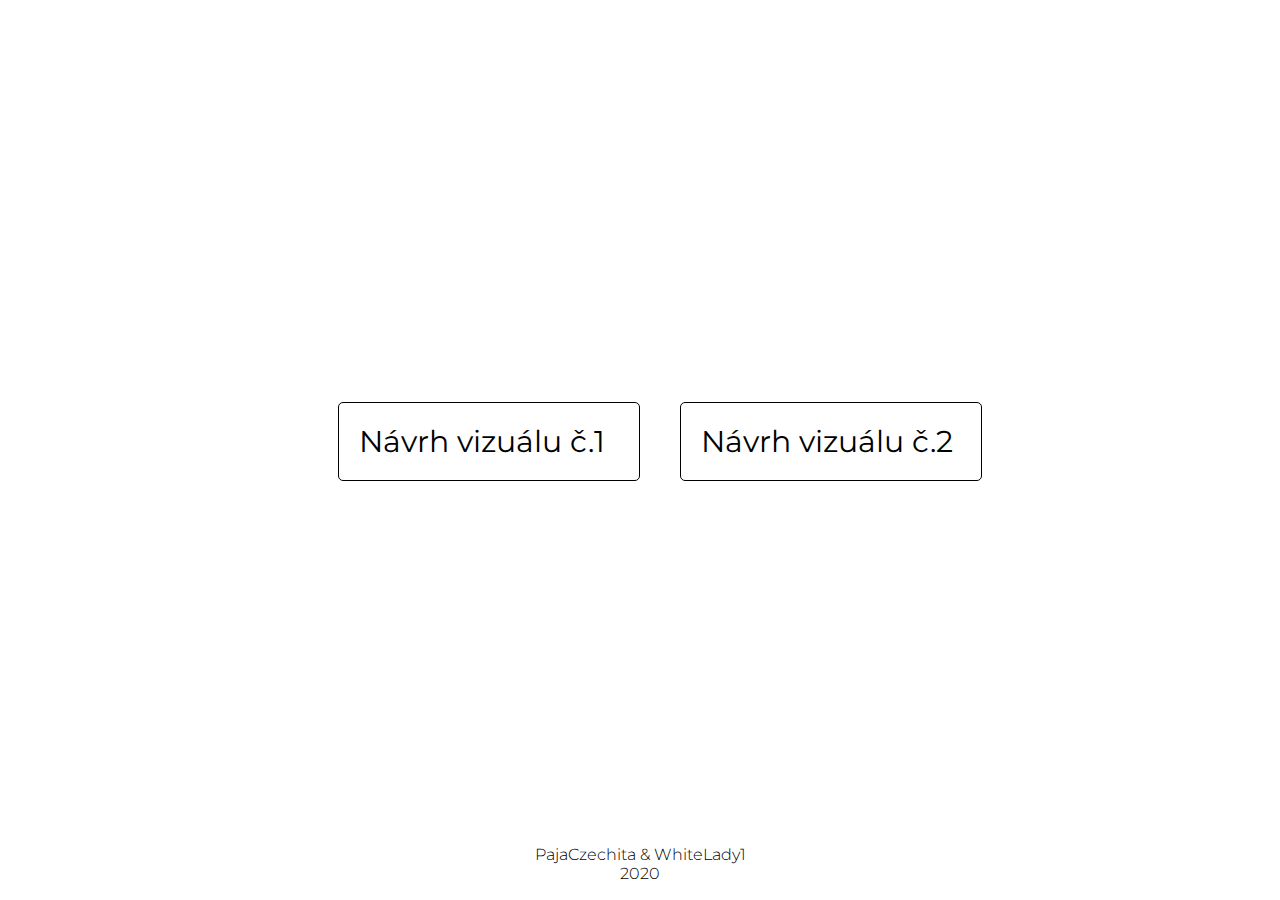
<file: index.html>
<!DOCTYPE html>
<html lang="en">
<head>
  <meta charset="UTF-8">
  <meta name="viewport" content="width=device-width, initial-scale=1.0">
  <link rel="stylesheet" href="style.css">
  <link href="https://fonts.googleapis.com/css2?family=Montserrat:wght@100;200;300;400;500;600&display=swap" rel="stylesheet">
  <title>BeeScale</title>
</head>
<body>
  <div class="buttons">
    <a href="vizual1.html">Návrh vizuálu č.1</a>
    <a href="vizual2.html">Návrh vizuálu č.2</a>
  </div>
  <footer>PajaCzechita & WhiteLady1 <br>2020</footer>
</body>
</html>
</file>
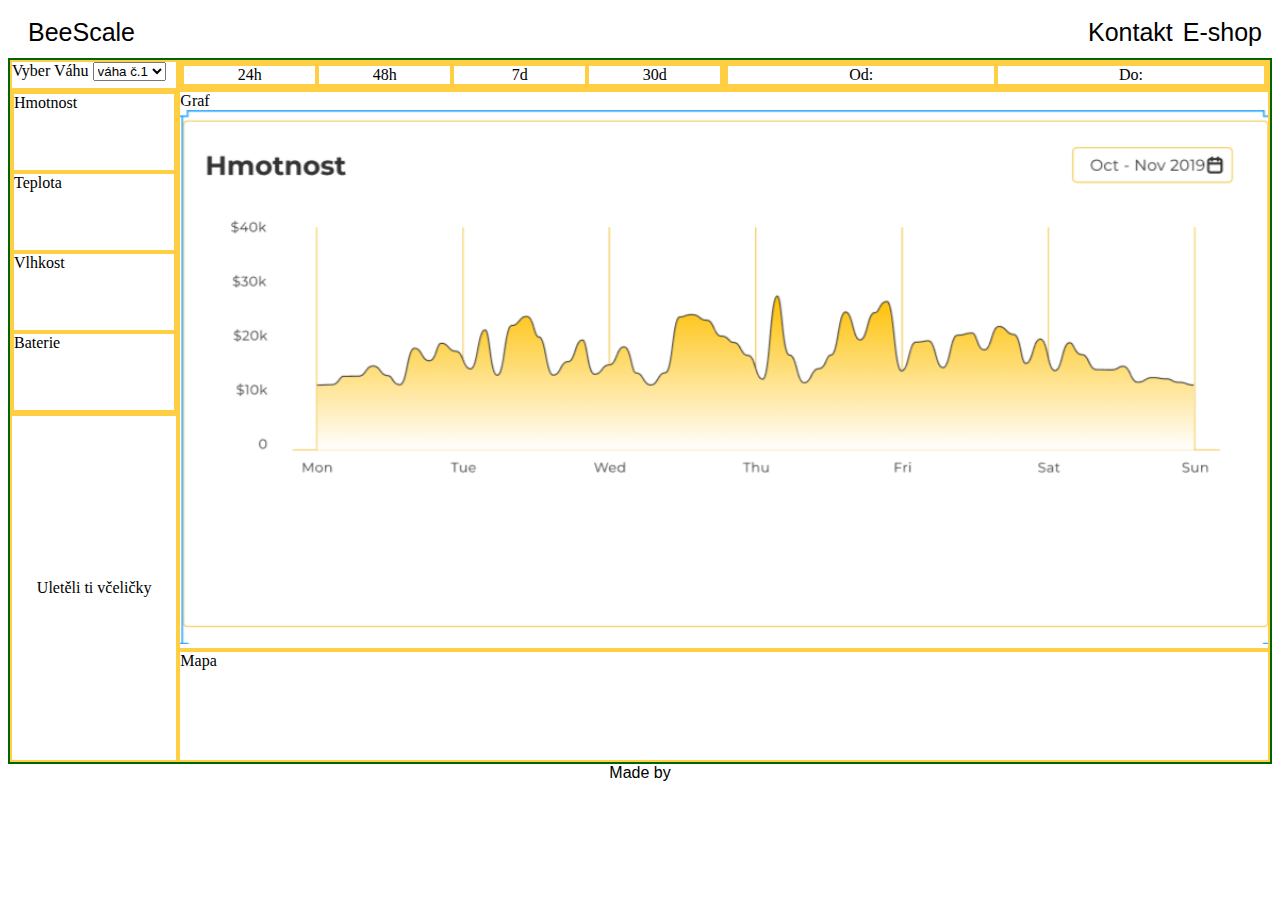
<file: content.html>
<!DOCTYPE html>
<html lang="en">
  <link rel="stylesheet" href="style1.css" />
  <head>
    <meta charset="UTF-8" />
    <meta name="viewport" content="width=device-width, initial-scale=1.0" />
    <title>Menu</title>
  </head>
  <body>
    <header></header>
    <nav>
      <div><a href="index.html">BeeScale</a> </div>
      <div>
        <div>Kontakt</div>
        <div>E-shop</div>
      </div>
    </nav>
    <section class="container">
      <div class="time__frame">
        <div class="intervals">
          <div>24h</div>
          <div>48h</div>
          <div>7d</div>
          <div>30d</div>
        </div>
        <div class="intervals">
          <div>Od:</div>
          <div>Do:</div>
        </div>
      </div>
      <div class="chart">
        Graf
        <img src="img/graf.png" alt="graf" />
      </div>
      <div class="map">Mapa</div>
      <div class="scales__menu">
        <form>
          <label> Vyber Váhu </label>
          <select>
            <option value="weigth">váha č.1</option>
            <option value="weight">váha č.2</option>
          </select>
        </form>
      </div>
      <div class="list__values">
        <div class="list__item list__item--active">Hmotnost</div>
        <div class="list__item list__item--active">Teplota</div>
        <div class="list__item list__item--active">Vlhkost</div>
        <div class="list__item list__item--active">Baterie</div>
      </div>
      <div class="alert">
        <p>Uletěli ti včeličky</p>
      </div>
    </section>
    <footer>Made by</footer>
  </body>
</html>
</file>
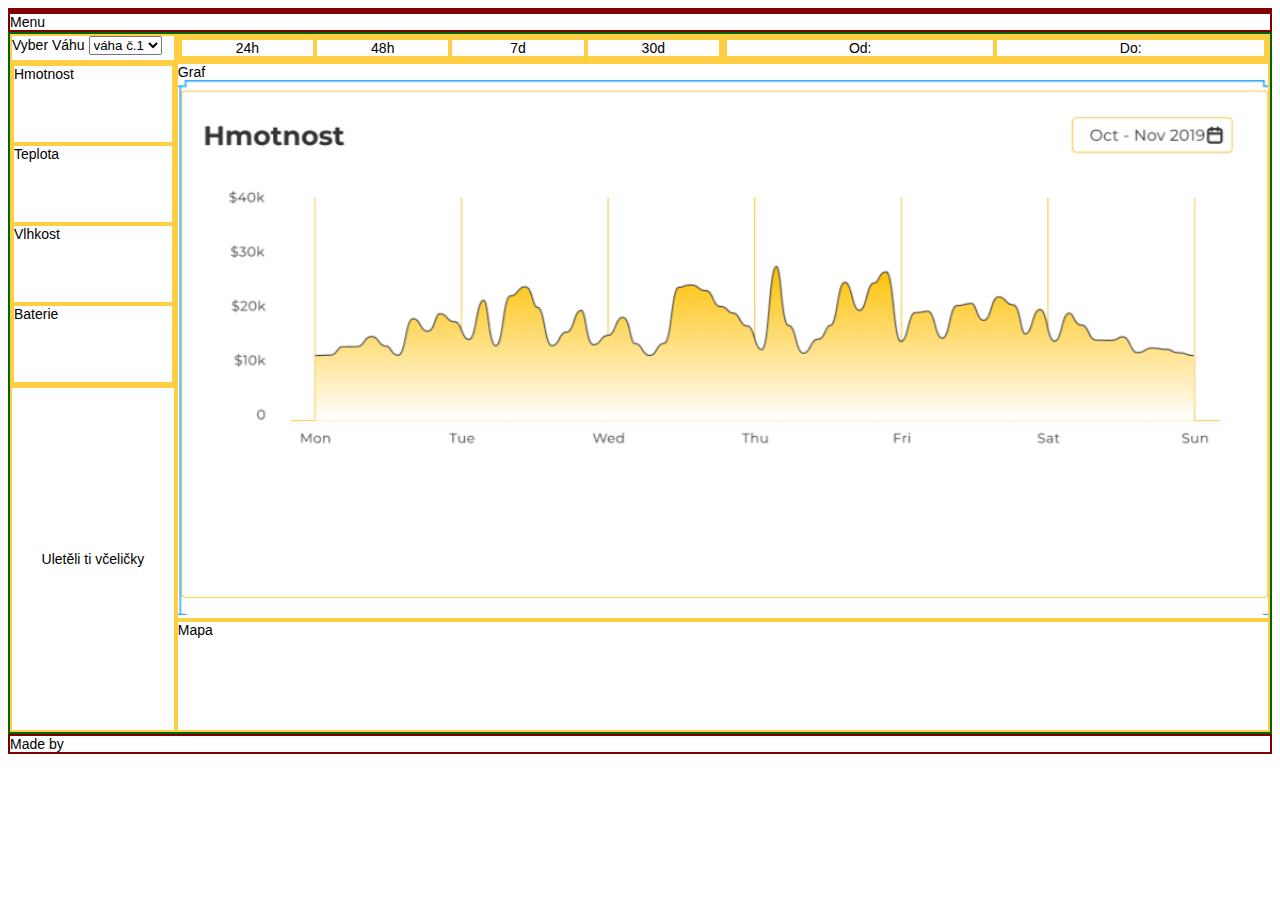
<file: menu.html>
<!DOCTYPE html>
<html lang="en">
  <link rel="stylesheet" href="menuStyle.css" />
  <head>
    <meta charset="UTF-8" />
    <meta name="viewport" content="width=device-width, initial-scale=1.0" />
    <title>Menu</title>
  </head>
  <body>
    <header></header>
    <nav>Menu</nav>
    <section class="container">
      <div class="time__frame">
        <div class="intervals">
          <div>24h</div>
          <div>48h</div>
          <div>7d</div>
          <div>30d</div>
        </div>
        <div class="intervals">
          <div>Od:</div>
          <div>Do:</div>
        </div>
      </div>
      <div class="chart">
        Graf
        <img src="img/graf.png" alt="graf" />
      </div>
      <div class="map">Mapa</div>
      <div class="scales__menu">
        <form>
          <label> Vyber Váhu </label>
          <select>
            <option value="weigth">váha č.1</option>
            <option value="weight">váha č.2</option>
          </select>
        </form>
      </div>
      <div class="list__values">
        <div class="list__item list__item--active">Hmotnost</div>
        <div class="list__item list__item--active">Teplota</div>
        <div class="list__item list__item--active">Vlhkost</div>
        <div class="list__item list__item--active">Baterie</div>
      </div>
      <div class="alert">
        <p>Uletěli ti včeličky</p>
      </div>
    </section>
    <footer>Made by</footer>
  </body>
</html>
</file>
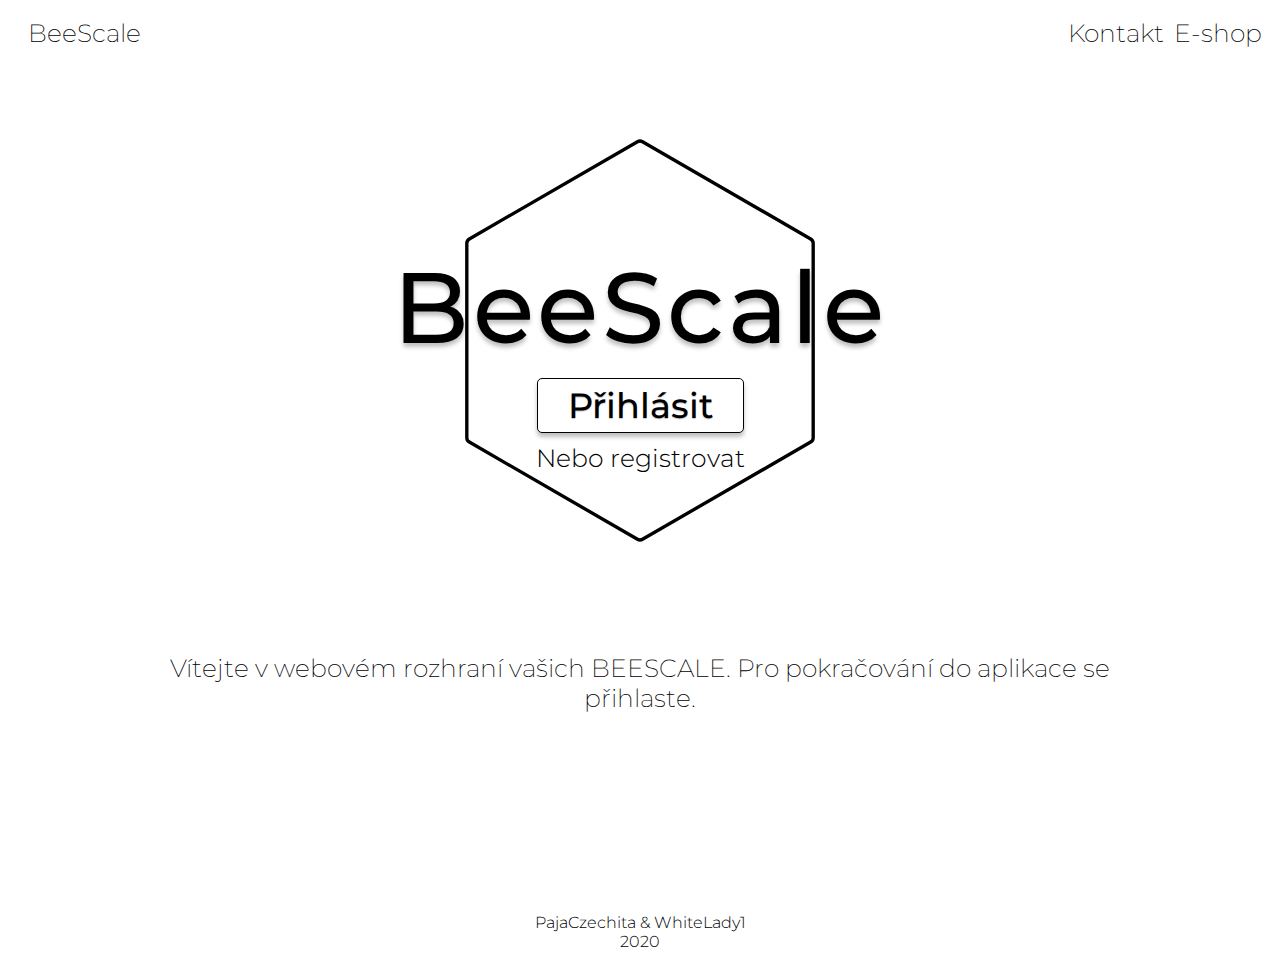
<file: vizual1.html>
<!DOCTYPE html>
<html lang="en">
  <link rel="stylesheet" href="style1.css" />
  <link rel="preconnect" href="https://fonts.gstatic.com">
  <link rel="preconnect" href="https://fonts.gstatic.com">
  <link href="https://fonts.googleapis.com/css2?family=Montserrat:wght@100;200;300;400;500;600&display=swap" rel="stylesheet">
  <head>
    <meta charset="UTF-8" />
    <meta name="viewport" content="width=device-width, initial-scale=1.0" />
    <title>BeeScale</title>
  </head>
  <body>

    <nav>
      <div><a href="index.html">BeeScale</a> </div>
      <div>
        <div>Kontakt</div>
        <div>E-shop</div>
      </div>
    </nav>

    <div class="main">
      <div class="hexagon__position">
        <div class="hexagon"><img src="img/hexagon_black.svg"></div> <!--hexagon--selected-->
      </div>

        <div class="main__logo">
          <h1>BeeScale</h1>
          <a class="main__btn " href="content.html">Přihlásit</a><!--main__btn--selected-->
        </div>
        <div class="main__registration "><!--main__registration--selected-->
          <a  href="">Nebo registrovat</a>
        </div>
        <div class="main__welcome">
          Vítejte v webovém rozhraní vašich BEESCALE. Pro pokračování do aplikace se přihlaste.</div>
    </div>
    <footer>PajaCzechita & WhiteLady1 <br>2020</footer>
  </body>
  </html>
</file>
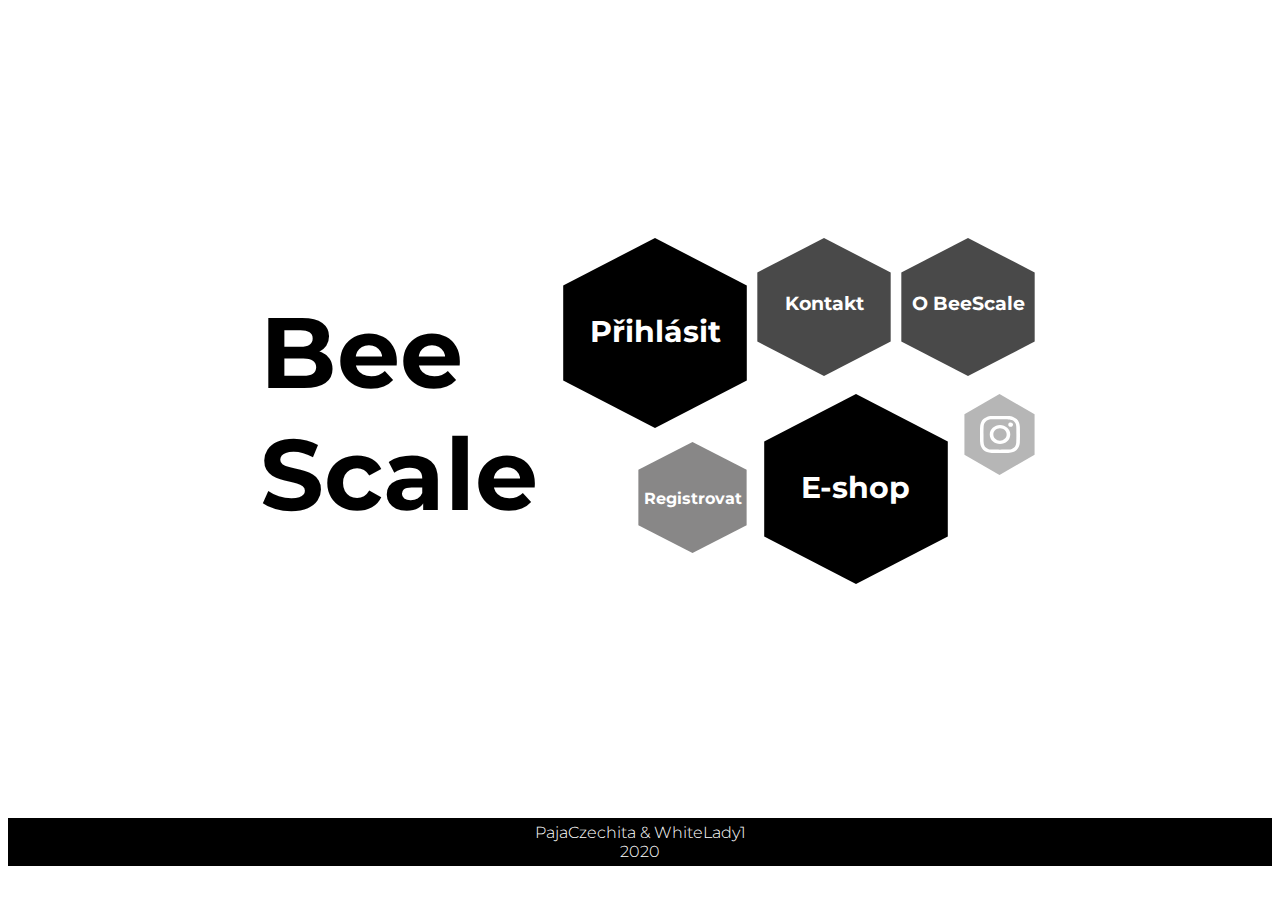
<file: vizual2.html>
<!DOCTYPE html>
<html lang="en">
<head>
  <meta charset="UTF-8">
  <meta name="viewport" content="width=device-width, initial-scale=1.0">
  <link href="https://fonts.googleapis.com/css2?family=Montserrat:wght@100;200;300;400;500;600&display=swap" rel="stylesheet">
  <link rel="stylesheet" href="style2.css">
  <title>Document</title>
</head>
<body>
  <div class="main-2">
    <div class="main-logo">
      <h1>Bee</h1>
      <h1>Scale</h1>
    </div>
    <div class="main-group">
      <div class="main-group__prihlasit"><h2><a href="content.html">Přihlásit</a></h2>
      <img src="img/hexagon_black_b.svg"></div>
      <div class="main-group__kontakt"><h3><a href="">Kontakt</a></h3><img src="img/hexagon_gray_s.svg"></div>
      <div class="main-group__obeescale"><h3><a href="index.html">O BeeScale</a></h3><img src="img/hexagon_gray_s.svg"></div>
      <div class="main-group__eshop"><h2><a href="">E-shop</a></h2><img src="img/hexagon_black_b.svg"></div>
      <div class="main-group__registrace"><h4><a href="">Registrovat</a></h4><img src="img/hexagon_gray_xs.svg"></div>
      <div class="main-group__instagram">
        <a href=""><img class="instagram-ikon" src="img/cib_instagram.svg" alt="Instagram"></a>
        <img src="img/hexagon_gray_ikon.svg"></div>
    </div>
  </div>
  <footer>PajaCzechita & WhiteLady1 <br>2020</footer>
</body>
</html>
</file>
<file: style.css>
.buttons{
display: flex;
flex-direction: column;
justify-content: center;
align-items: center;
height: 93vh;
}

.buttons a{
  text-decoration: none;
  padding: 20px;
  color: black;
  font-family: 'Montserrat', sans-serif;
  font-size: 25px;
  border: 1px solid black;
  border-radius: 5px;
  width: 220px;
  margin-top: 30px;
}

footer{
  font-family: 'Montserrat', sans-serif;
  font-weight: 300;
  text-align: center;
}
@media only screen and (min-width: 600px){
  .buttons{
    flex-direction: row;
  }
.buttons a{
  font-size: 30px;
  margin-left: 40px;
  width: 260px;
}}
</file>
<file: style1.css>
html {
  box-sizing: border-box;
}
*,
:after,
:before {
  box-sizing: inherit;
}

nav {
  margin: auto;
  max-width: 1300px;
  height: 50px;
  display: flex;
  justify-content: space-between;
  padding: 10px;
  font-size: 15px;
  font-weight: 200;
  font-family: 'Montserrat', sans-serif;
}
nav div {
  display: flex;
  justify-content: flex-end;
  padding-left: 10px;
}
nav a {
  text-decoration: none;
  color: black;
}
.main {
  font-family: 'Montserrat', sans-serif;
}
footer{
  font-family: 'Montserrat', sans-serif;
  font-weight: 300;
  text-align: center;
}
/*-----hexagon----- */
.hexagon__position {
  padding-top: 10vh;
  display: flex;
  flex-direction: column;
  align-items: center;
}
.hexagon {
  width: 200px;
 }

.main__logo {
  display: flex;
  flex-direction: column;
  align-items: center;
  transform: translate(0, -170px);
}
.main__logo h1 {
  margin: 0;
  font-size: 55px;
  letter-spacing: 3px;
  font-weight: 500;
  text-shadow: 0px 4px 4px rgba(0, 0, 0, 0.25);
  transition: 900ms;
}

.main__btn {
  margin-top: 5px;
  text-decoration: none;
  font-size: 25px;
  font-weight: 400;
  color: black;
  background-color: white;
  padding: 5px 20px 5px 20px;;
  border: 1px solid black;
  border-radius: 5px;
  box-shadow: 0px 4px 4px rgba(0, 0, 0, 0.25);
  text-shadow: 0px 1px 1px rgba(0, 0, 0, 0.25);
  transition: 700ms;
}
.main__btn--selected {
  color: white;
  background-color: #ffb802;
  border: 0;
}

.main__registration {
  text-align: center;
  transform: translate(0, -100px);
}
.main__registration a {
  text-decoration: none;
  color: black;
  font-size: 20px;
  font-weight: 300;
  transition: 500ms;
}
.main__registration--selected a {
  color: #ffb802;
  font-weight: 500;
  text-shadow: 0px 1px 1px rgba(0, 0, 0, 0.25);
}

.main__welcome {
  transform: translate(0, -70px);
  font-size: 15px;
  font-weight: 300;
  margin: auto;
  width: 200px;
  text-align: center;
  transition: 500ms;
}

/*nav {
  border: 2px solid maroon;
}*/
section {
  border: 2px solid darkgreen;
}

.container div {
  border: 2px solid #ffce42;
}
img {
  width: 100%;
}

.container {
  display: grid;
  grid-template-columns: auto;
  grid-template-rows: auto auto auto auto auto auto auto auto;
}
.scales__menu {
  grid-row: 1/2;
}

.list__values {
  grid-row: 2/6;
}

.time__frame {
  grid-row: 6/8;
}

.intervals {
  display: flex;
  justify-content: space-around;
  text-align: center;
}

.chart {
  grid-row: 8/12;
}
.alert {
  grid-row: 12/15;

  display: flex;
  justify-content: center;
  align-items: center;

  height: 100%;
  text-align: center;
}

.map {
  grid-row: 15/18;

  height: 7rem;
}

.list__item {
  height: 5rem;
}

/*----------MAIN for TABLET 750px----------*/

@media only screen and (min-width: 600px) {
  nav {
    font-size: 25px;
  }
  .hexagon {
    width: 300px;
  }

  .main__logo {
    transform: translate(0, -250px);
  }
  .main__logo h1 {
    font-size: 85px;
    letter-spacing: 2.5px;
  }
  .main__btn {
    margin-top: 10px;
    font-size: 35px;
    font-weight: 500;
    padding: 5px 30px 5px 30px;
  }
  .main__registration {
    transform: translate(0, -155px);
  }
  .main__registration a {
    font-size: 20px;
    font-weight: 300;
  }
  .main__welcome {
    transform: translate(0, -50px);
    font-size: 25px;
    font-weight: 200;
    width: 600px;
  }
}

/*----------TABLET & DESKTOP FROM 1024px----------*/

@media only screen and (min-width: 1025px) {

  .hexagon__position {
    padding-top: 9vh;
  }
  .hexagon {
    width: 350px;
  }
  .main__logo {
    padding-top: 10vh;
    transform: translate(0, -390px);
  }
  .main__logo h1 {
    font-size: 100px;
    letter-spacing: 3.5px;
  }
  .main__btn {
    margin-top: 10px;
    font-size: 35px;
    font-weight: 500;
    padding: 5px 30px 5px 30px;
  }
  .main__registration {
    transform: translate(0, -380px);
  }
  .main__registration a {
    font-size: 25px;
    font-weight: 300;
  }
  .main__welcome {
    transform: translate(0, -200px);
    font-size: 25px;
    font-weight: 200;
    width: 1000px;
  }

  .container {
    display: grid;
    grid-template-columns: auto auto auto auto auto auto auto auto;
    grid-template-rows: auto auto auto auto auto auto auto auto;
  }
  .scales__menu {
    grid-column: 1/3;
    grid-row: 1;
  }

  .time__frame {
    grid-column: 3/9;
    grid-row: 1;

    display: flex;
    flex-direction: row;
  }

  .intervals {
    display: flex;
    width: 100%;
    text-align: center;
  }

  .intervals div {
    width: 100%;
  }

  .chart {
    grid-column: 3/9;
    grid-row: 2/6;
  }

  .map {
    grid-column: 3/9;
    grid-row: 6/9;
  }

  .list__values {
    grid-column: 1/3;
    grid-row: 2/5;
  }

  .alert {
    grid-column: 1/3;
    grid-row: 5/9;
  }
}
</file>
<file: menuStyle.css>
html {
  box-sizing: border-box;
}
*,
:after,
:before {
  box-sizing: inherit;
}

body {
  font-family: sans-serif;
  font-size: 14px;
}

header,
footer,
nav {
  border: 2px solid maroon;
}
section {
  border: 2px solid darkgreen;
}

div {
  border: 2px solid #ffce42;
}
img {
  width: 100%;
}

.container {
  display: grid;
  grid-template-columns: auto;
  grid-template-rows: auto auto auto auto auto auto auto auto;
}
.scales__menu {
  grid-row: 1/2;
}

.list__values {
  grid-row: 2/6;
}

.time__frame {
  grid-row: 6/8;
}

.intervals {
  display: flex;
  justify-content: space-around;
  text-align: center;
}

.chart {
  grid-row: 8/12;
}
.alert {
  grid-row: 12/15;

  display: flex;
  justify-content: center;
  align-items: center;

  height: 100%;
  text-align: center;
}

.map {
  grid-row: 15/18;

  height: 7rem;
}

.list__item {
  height: 5rem;
}

/*----------TABLET & DESKTOP FROM 1024px----------*/

@media only screen and (min-width: 1024px) {
  .container {
    display: grid;
    grid-template-columns: auto auto auto auto auto auto auto auto;
    grid-template-rows: auto auto auto auto auto auto auto auto;
  }
  .scales__menu {
    grid-column: 1/3;
    grid-row: 1;
  }

  .time__frame {
    grid-column: 3/9;
    grid-row: 1;

    display: flex;
    flex-direction: row;
  }

  .intervals {
    display: flex;
    width: 100%;
    text-align: center;
  }

  .intervals div {
    width: 100%;
  }

  .chart {
    grid-column: 3/9;
    grid-row: 2/6;
  }

  .map {
    grid-column: 3/9;
    grid-row: 6/9;
  }

  .list__values {
    grid-column: 1/3;
    grid-row: 2/5;
  }

  .alert {
    grid-column: 1/3;
    grid-row: 5/9;
  }
}
</file>
<file: style2.css>
body{
  font-family: 'Montserrat', sans-serif;
}
footer{
  font-weight: 300;
  text-align: center;
  color: white;
  background-color: black;
  padding: 5px;
}

.main-2{
  height: 90vh;
  display: flex;
  align-items: center;
  justify-content: center;
}
.main-logo{
  padding: 20px;
}
.main-logo h1{
  margin: 0;
  font-size: 100px;
  transition: 900ms;
}

.main-group{
  display: grid;
  grid-template-columns:  auto auto auto auto auto auto auto auto auto auto auto ;
  grid-template-rows: auto auto auto auto auto auto auto auto auto;
  justify-content: center;
  text-align: center;

}

.main-group div{
  position: relative;
  padding: 5px;

}

.main-group a{
  text-decoration: none;
  color: white;
}
.main-group h2,h3,h4, .instagram-ikon{
  position: absolute;
  margin-left: auto;
  margin-right: auto;
  left: 0;
  right: 0;
  text-align: center;
}
.main-group h2{
  font-size: 30px;
  top:55px;
}
.main-group h3{
  top:40px;
}
.main-group h4{
  top:30px;
}

.main-group__prihlasit{
  grid-row: 1/5;
  grid-column: 1/5;
}

.main-group__kontakt{
  grid-row: 1/4;
  grid-column: 5/8;
}
.main-group__obeescale{
  grid-row: 1/4;
  grid-column: 8/11;
}
.main-group__eshop{
  grid-row: 4/9;
  grid-column: 5/9;
}
.main-group__registrace{
  grid-row: 5/8;
  grid-column: 2/5;
}
.main-group__instagram{
  grid-row: 4/6;
  grid-column: 9/11;
}
.instagram-ikon{
  top:27px
}

.main-group__prihlasit a, 
.main-group__eshop a{
  padding: 20px;
}
.main-group__kontakt a,
.main-group__obeescale a{
  padding: 15px;
}
.main-group__registrace a{
  padding: 10px;
}
</file>
